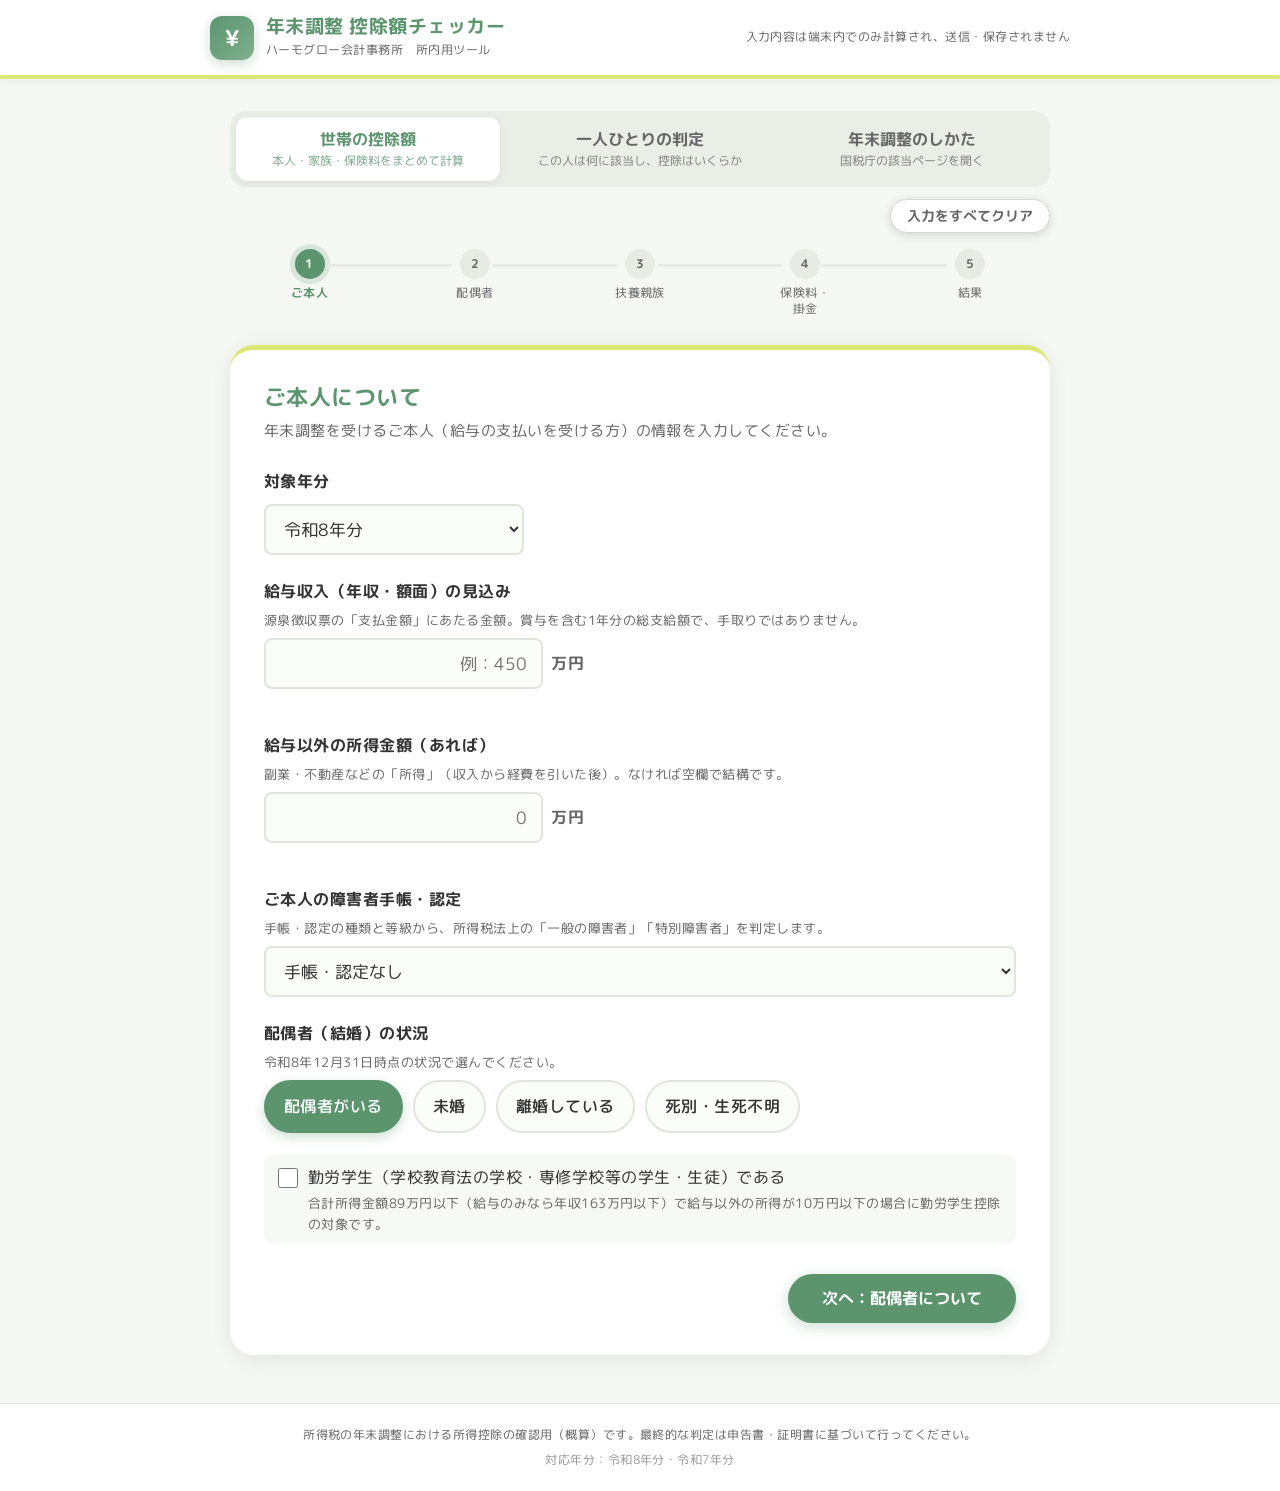
<file: nencho-checker/index.html>
<!DOCTYPE html>
<html lang="ja">

<head>
    <meta charset="UTF-8">
    <meta name="viewport" content="width=device-width, initial-scale=1.0">
    <title>年末調整 控除額チェッカー</title>
    <meta name="robots" content="noindex, nofollow">
    <!-- ホーム画面アプリ（PWA）設定 -->
    <link rel="manifest" href="manifest.webmanifest">
    <meta name="theme-color" content="#5c946e">
    <meta name="mobile-web-app-capable" content="yes">
    <meta name="apple-mobile-web-app-capable" content="yes">
    <meta name="apple-mobile-web-app-status-bar-style" content="default">
    <meta name="apple-mobile-web-app-title" content="年調チェッカー">
    <link rel="apple-touch-icon" href="icons/apple-touch-icon.png">
    <link rel="icon" type="image/png" sizes="32x32" href="icons/favicon-32.png">
    <!-- Webフォント（オフライン時はシステムフォントにフォールバック） -->
    <link rel="preconnect" href="https://fonts.googleapis.com">
    <link rel="preconnect" href="https://fonts.gstatic.com" crossorigin>
    <link href="https://fonts.googleapis.com/css2?family=M+PLUS+Rounded+1c:wght@400;500;700&display=swap" rel="stylesheet">
    <link rel="stylesheet" href="nencho.css?v=2.5">
</head>

<body>
    <header class="app-header">
        <div class="app-header-inner">
            <div class="app-brand">
                <span class="app-brand-mark">¥</span>
                <div>
                    <div class="app-title">年末調整 控除額チェッカー</div>
                    <div class="app-subtitle">ハーモグロー会計事務所　所内用ツール</div>
                </div>
            </div>
            <div class="app-header-note">入力内容は端末内でのみ計算され、送信・保存されません</div>
        </div>
    </header>

    <main class="app-main">
        <div id="nencho-app" class="nencho-app" aria-live="polite">
            <noscript>
                <p style="text-align:center;">このチェッカーの利用には JavaScript を有効にしてください。</p>
            </noscript>
        </div>
    </main>

    <footer class="app-footer">
        <p>所得税の年末調整における所得控除の確認用（概算）です。最終的な判定は申告書・証明書に基づいて行ってください。</p>
        <p class="app-version" id="app-version"></p>
    </footer>

    <script src="nencho-rules.js?v=1.8"></script>
    <script src="nencho-links.js?v=1.1"></script>
    <script src="nencho-app.js?v=2.9"></script>
    <script>
        // サービスワーカー登録（https または localhost でのみ動作。file:// では何もしない）
        if ('serviceWorker' in navigator && (location.protocol === 'https:' || location.hostname === 'localhost' || location.hostname === '127.0.0.1')) {
            window.addEventListener('load', function () {
                navigator.serviceWorker.register('sw.js').catch(function () { /* 登録失敗時も通常表示は継続 */ });
            });
        }
    </script>
</body>

</html>
</file>
<file: nencho-checker/nencho.css>
/* ==========================================================
   年末調整 控除額チェッカー（所内用・単独アプリ）スタイル
   ========================================================== */
:root {
    --color-primary: #5c946e;
    --color-primary-dark: #3d694b;
    --color-accent: #dce775;
    --color-bg: #f4f7f2;
    --color-text: #333333;
    --color-text-light: #666666;
    --font-main: 'M PLUS Rounded 1c', 'Hiragino Maru Gothic ProN', 'Hiragino Sans', 'Yu Gothic UI', 'Meiryo', sans-serif;
    --radius-sm: 8px;
    --radius-md: 16px;
    --radius-lg: 24px;
    --radius-pill: 50px;
    --shadow-card: 0 4px 20px rgba(0, 0, 0, 0.08);
}

* { margin: 0; padding: 0; box-sizing: border-box; }

html {
    -webkit-text-size-adjust: 100%;
    text-size-adjust: 100%;
}

body {
    font-family: var(--font-main);
    background-color: var(--color-bg);
    color: var(--color-text);
    line-height: 1.8;
    letter-spacing: 0.03em;
    min-height: 100vh;
    display: flex;
    flex-direction: column;
}

h1, h2, h3, h4 { font-weight: 700; line-height: 1.4; color: var(--color-primary); }
button, input, select { font-family: inherit; }

/* ---- アプリ枠 ---- */
.app-header {
    background: #fff;
    border-bottom: 4px solid var(--color-accent);
    box-shadow: 0 2px 10px rgba(0, 0, 0, 0.05);
    position: sticky;
    top: 0;
    z-index: 10;
}

.app-header-inner {
    max-width: 900px;
    margin: 0 auto;
    padding: 14px 20px;
    display: flex;
    align-items: center;
    justify-content: space-between;
    gap: 16px;
    flex-wrap: wrap;
}

.app-brand { display: flex; align-items: center; gap: 12px; }

.app-brand-mark {
    width: 44px; height: 44px; border-radius: 12px;
    background: linear-gradient(135deg, var(--color-primary), #7fb08f);
    color: #fff; font-weight: 700; font-size: 1.4rem;
    display: flex; align-items: center; justify-content: center;
    box-shadow: 0 4px 12px rgba(92, 148, 110, 0.3);
}

.app-title { font-size: 1.2rem; font-weight: 700; color: var(--color-primary); line-height: 1.3; }
.app-subtitle { font-size: 0.78rem; color: var(--color-text-light); }
.app-header-note { font-size: 0.78rem; color: var(--color-text-light); }

.app-main {
    flex: 1;
    width: 100%;
    max-width: 900px;
    margin: 0 auto;
    padding: 32px 20px 48px;
}

.app-footer {
    text-align: center;
    font-size: 0.78rem;
    color: var(--color-text-light);
    padding: 20px;
    border-top: 1px solid #e3e9e0;
    background: #fff;
}

.app-version { margin-top: 4px; font-size: 0.72rem; color: #999; }

.nencho-app {
    max-width: 820px;
    margin: 0 auto;
}

/* ---- ステップインジケーター ---- */
.nencho-steps {
    list-style: none;
    padding: 0;
    display: flex;
    justify-content: space-between;
    gap: 6px;
    margin-bottom: 28px;
    counter-reset: step;
}

.nencho-step {
    flex: 1;
    text-align: center;
    font-size: 0.78rem;
    color: var(--color-text-light);
    position: relative;
    padding-top: 36px;
    line-height: 1.3;
}

.nencho-step::before {
    counter-increment: step;
    content: counter(step);
    position: absolute;
    top: 0;
    left: 50%;
    transform: translateX(-50%);
    width: 30px;
    height: 30px;
    border-radius: 50%;
    background: #e6ebe4;
    color: var(--color-text-light);
    font-weight: 700;
    display: flex;
    align-items: center;
    justify-content: center;
    transition: all 0.3s ease;
}

.nencho-step::after {
    content: '';
    position: absolute;
    top: 15px;
    left: calc(50% + 17px);
    width: calc(100% - 34px);
    height: 3px;
    background: #e6ebe4;
    border-radius: 2px;
}

.nencho-step:last-child::after {
    display: none;
}

.nencho-step.is-done::before,
.nencho-step.is-active::before {
    background: var(--color-primary);
    color: #fff;
}

.nencho-step.is-done::after {
    background: var(--color-primary);
}

.nencho-step.is-active {
    color: var(--color-primary);
    font-weight: 700;
}

.nencho-step.is-active::before {
    box-shadow: 0 0 0 5px rgba(92, 148, 110, 0.18);
}

.nencho-step.is-done {
    cursor: pointer;
}

/* ---- パネル ---- */
.nencho-panel {
    background: #fff;
    border-radius: var(--radius-lg);
    box-shadow: var(--shadow-card);
    padding: 32px 34px;
    border-top: 5px solid var(--color-accent);
    animation: nenchoFade 0.35s ease;
}

@keyframes nenchoFade {
    from { opacity: 0; transform: translateY(8px); }
    to { opacity: 1; transform: none; }
}

.nencho-panel h3 {
    font-size: 1.35rem;
    margin-bottom: 6px;
}

.nencho-lead {
    color: var(--color-text-light);
    font-size: 0.92rem;
    margin-bottom: 22px;
}

.nencho-field {
    margin-bottom: 22px;
}

.nencho-label {
    display: block;
    font-weight: 700;
    margin-bottom: 8px;
    color: var(--color-text);
}

.nencho-label small,
.nencho-help {
    display: block;
    font-weight: 400;
    font-size: 0.8rem;
    color: var(--color-text-light);
    margin-top: 4px;
    line-height: 1.6;
}

.nencho-input,
.nencho-select {
    font-family: var(--font-main);
    font-size: 1.05rem;
    padding: 11px 14px;
    border: 2px solid #dfe6dc;
    border-radius: var(--radius-sm);
    background: #fbfdf9;
    color: var(--color-text);
    transition: border-color 0.2s ease, box-shadow 0.2s ease;
    width: 100%;
    max-width: 100%;
}

.nencho-input:focus,
.nencho-select:focus {
    outline: none;
    border-color: var(--color-primary);
    box-shadow: 0 0 0 4px rgba(92, 148, 110, 0.15);
    background: #fff;
}

.nencho-money {
    display: flex;
    align-items: center;
    gap: 8px;
    max-width: 320px;
}

.nencho-money .nencho-input {
    text-align: right;
}

.nencho-money .unit {
    font-weight: 700;
    color: var(--color-text-light);
    white-space: nowrap;
}

.nencho-money-hint {
    font-size: 0.82rem;
    color: var(--color-primary);
    margin-top: 4px;
    min-height: 1.2em;
}

.nencho-date {
    display: flex;
    gap: 8px;
    flex-wrap: wrap;
    align-items: center;
}

.nencho-date .nencho-select {
    width: auto;
}

.nencho-date .nencho-select.year { min-width: 200px; }
.nencho-date .nencho-select.month,
.nencho-date .nencho-select.day { min-width: 82px; }

.nencho-select.is-disabled,
.nencho-select:disabled {
    background: #ececec;
    color: #aaa;
    border-color: #e3e3e3;
    cursor: not-allowed;
}

.nencho-date-warn {
    margin-top: 8px;
    padding: 8px 12px;
    border-radius: var(--radius-sm);
    background: #fdecea;
    color: #c0392b;
    font-weight: 700;
    font-size: 0.85rem;
    line-height: 1.6;
}

.nencho-date-note {
    margin-top: 6px;
    font-size: 0.8rem;
    color: var(--color-text-light);
    line-height: 1.6;
}

.nencho-age-badge {
    display: inline-flex;
    flex-direction: column;
    align-items: flex-start;
    justify-content: center;
    padding: 6px 14px;
    border-radius: var(--radius-sm);
    background: var(--color-primary);
    color: #fff;
    font-weight: 700;
    font-size: 1.1rem;
    line-height: 1.2;
    white-space: nowrap;
}

.nencho-age-badge small {
    font-size: 0.65rem;
    font-weight: 400;
    opacity: 0.85;
}

.nencho-dis-judge {
    margin-top: 10px;
    padding: 10px 14px;
    border-radius: var(--radius-sm);
    background: #eef5ea;
    font-size: 0.9rem;
    line-height: 1.6;
    border-left: 4px solid var(--color-primary);
}

.nencho-dis-judge.is-special {
    background: #fff4e0;
    border-left-color: #e0a030;
}

/* ---- 選択カード（ラジオ） ---- */
.nencho-choices {
    display: flex;
    flex-wrap: wrap;
    gap: 10px;
}

.nencho-choice {
    position: relative;
}

.nencho-choice input {
    position: absolute;
    opacity: 0;
    width: 0;
    height: 0;
}

.nencho-choice span {
    display: inline-block;
    padding: 10px 18px;
    border-radius: var(--radius-pill);
    border: 2px solid #dfe6dc;
    background: #fbfdf9;
    cursor: pointer;
    font-weight: 500;
    transition: all 0.2s ease;
    user-select: none;
}

.nencho-choice input:focus-visible + span {
    box-shadow: 0 0 0 4px rgba(92, 148, 110, 0.25);
}

.nencho-choice span:hover {
    border-color: var(--color-primary);
}

.nencho-choice input:checked + span {
    background: var(--color-primary);
    border-color: var(--color-primary);
    color: #fff;
    box-shadow: 0 4px 12px rgba(92, 148, 110, 0.3);
}

/* ---- チェックボックス ---- */
.nencho-check {
    display: flex;
    align-items: flex-start;
    gap: 10px;
    cursor: pointer;
    padding: 10px 14px;
    border-radius: var(--radius-sm);
    background: #f6f9f4;
    line-height: 1.5;
}

.nencho-check input {
    width: 20px;
    height: 20px;
    margin-top: 3px;
    accent-color: var(--color-primary);
    flex-shrink: 0;
}

/* ---- 判定バッジ ---- */
.nencho-badge {
    display: inline-block;
    padding: 3px 12px;
    border-radius: var(--radius-pill);
    font-size: 0.8rem;
    font-weight: 700;
    background: #eef5ea;
    color: var(--color-primary);
    margin-left: 6px;
    vertical-align: middle;
}

.nencho-badge.is-muted {
    background: #f0f0f0;
    color: #888;
}

.nencho-badge.is-warn {
    background: #fff4e0;
    color: #b36b00;
}

/* ---- 扶養親族カード ---- */
.nencho-person {
    border: 2px solid #e6ebe4;
    border-radius: var(--radius-md);
    padding: 20px 22px;
    margin-bottom: 18px;
    background: #fcfdfb;
    position: relative;
}

.nencho-person-head {
    display: flex;
    justify-content: space-between;
    align-items: center;
    margin-bottom: 14px;
    gap: 10px;
    flex-wrap: wrap;
}

.nencho-person-head h4 {
    font-size: 1.05rem;
    color: var(--color-primary);
}

.nencho-remove {
    background: none;
    border: 1px solid #ddd;
    color: #999;
    border-radius: var(--radius-pill);
    padding: 5px 12px;
    font-size: 0.8rem;
    cursor: pointer;
    font-family: var(--font-main);
}

.nencho-remove:hover {
    color: #c0392b;
    border-color: #c0392b;
}

.nencho-grid {
    display: grid;
    grid-template-columns: minmax(0, 1fr) minmax(0, 1fr);
    gap: 14px 24px;
}

/* グリッドの中身が列幅を押し広げてカードからはみ出すのを防ぐ */
.nencho-grid > * {
    min-width: 0;
}

.nencho-grid .nencho-field {
    margin-bottom: 8px;
}

.nencho-grid .span-2 {
    grid-column: 1 / -1;
}

.nencho-add {
    width: 100%;
    padding: 14px;
    border: 2px dashed var(--color-primary);
    background: #f6f9f4;
    color: var(--color-primary);
    border-radius: var(--radius-md);
    font-weight: 700;
    font-size: 1rem;
    cursor: pointer;
    font-family: var(--font-main);
    transition: all 0.2s ease;
}

.nencho-add:hover {
    background: #eef5ea;
}

.nencho-empty {
    text-align: center;
    color: var(--color-text-light);
    padding: 20px 10px;
    font-size: 0.95rem;
}

.nencho-judge {
    margin-top: 10px;
    padding: 10px 14px;
    border-radius: var(--radius-sm);
    background: #eef5ea;
    font-size: 0.88rem;
    line-height: 1.6;
}

.nencho-judge.is-muted {
    background: #f3f3f3;
    color: #777;
}

/* ---- ナビボタン ---- */
.nencho-nav {
    display: flex;
    justify-content: space-between;
    gap: 12px;
    margin-top: 30px;
    flex-wrap: wrap;
}

.nencho-btn {
    font-family: var(--font-main);
    font-size: 1rem;
    font-weight: 700;
    padding: 13px 34px;
    border-radius: var(--radius-pill);
    border: none;
    cursor: pointer;
    transition: all 0.25s ease;
}

.nencho-btn.primary {
    background: var(--color-primary);
    color: #fff;
    box-shadow: 0 4px 15px rgba(92, 148, 110, 0.3);
}

.nencho-btn.primary:hover {
    background: #3d694b;
    transform: translateY(-2px);
}

.nencho-btn.ghost {
    background: transparent;
    color: var(--color-primary);
    border: 2px solid var(--color-primary);
}

.nencho-btn.ghost:hover {
    background: #eef5ea;
}

.nencho-btn.text {
    background: transparent;
    color: var(--color-text-light);
    padding-left: 10px;
    padding-right: 10px;
}

.nencho-btn.danger {
    background: #c0392b;
    color: #fff;
    padding: 10px 20px;
    font-size: 0.92rem;
}

.nencho-btn.danger:hover {
    background: #a93226;
}

.nencho-confirm {
    display: inline-flex;
    align-items: center;
    gap: 8px;
    flex-wrap: wrap;
    padding: 8px 12px;
    border-radius: var(--radius-md);
    background: #fdf1ef;
    color: #7a2e25;
    font-size: 0.92rem;
    font-weight: 700;
}

/* ---- 結果 ---- */
.nencho-total {
    text-align: center;
    padding: 28px 20px;
    border-radius: var(--radius-md);
    background: linear-gradient(135deg, #eef5ea 0%, #f7fbe9 100%);
    margin-bottom: 26px;
}

.nencho-total .caption {
    font-size: 0.9rem;
    color: var(--color-text-light);
    font-weight: 700;
}

.nencho-total .amount {
    font-size: 2.6rem;
    font-weight: 700;
    color: var(--color-primary);
    line-height: 1.2;
    margin: 6px 0;
}

.nencho-total .amount small {
    font-size: 1.2rem;
    margin-left: 4px;
}

.nencho-total .sub {
    font-size: 0.85rem;
    color: var(--color-text-light);
}

.nencho-result-title {
    font-size: 1.05rem;
    color: var(--color-primary);
    margin: 26px 0 12px;
    padding-left: 12px;
    border-left: 4px solid var(--color-accent);
}

.nencho-table {
    width: 100%;
    border-collapse: collapse;
    font-size: 0.95rem;
}

.nencho-table th,
.nencho-table td {
    padding: 10px 8px;
    border-bottom: 1px solid #eee;
    text-align: left;
    vertical-align: top;
}

.nencho-table td.num,
.nencho-table th.num {
    text-align: right;
    white-space: nowrap;
    font-variant-numeric: tabular-nums;
}

.nencho-table tr.total td {
    font-weight: 700;
    color: var(--color-primary);
    border-top: 2px solid var(--color-primary);
    border-bottom: none;
}

.nencho-items {
    display: flex;
    flex-direction: column;
    gap: 10px;
}

.nencho-item {
    display: grid;
    grid-template-columns: 1fr auto;
    gap: 4px 16px;
    padding: 14px 18px;
    border-radius: var(--radius-md);
    background: #fff;
    border: 1px solid #e3e9e0;
    border-left: 5px solid var(--color-primary);
}

.nencho-item.is-off {
    border-left-color: #d8d8d8;
    background: #fafafa;
    color: #888;
}

.nencho-item .name {
    font-weight: 700;
}

.nencho-item .amt {
    font-weight: 700;
    font-size: 1.15rem;
    color: var(--color-primary);
    white-space: nowrap;
    font-variant-numeric: tabular-nums;
    text-align: right;
}

.nencho-item.is-off .amt {
    color: #aaa;
    font-size: 1rem;
}

.nencho-item .note {
    grid-column: 1 / -1;
    font-size: 0.82rem;
    color: var(--color-text-light);
    line-height: 1.6;
}

.nencho-ref {
    background: #f6f9f4;
    border-radius: var(--radius-md);
    padding: 18px 22px;
    margin-top: 10px;
}

.nencho-ref .nencho-table td,
.nencho-ref .nencho-table th {
    border-color: #e3e9e0;
}

.nencho-note {
    margin-top: 26px;
    padding: 16px 20px;
    background: #fff8e8;
    border-radius: var(--radius-md);
    font-size: 0.82rem;
    color: #6b5a2e;
    line-height: 1.7;
}

.nencho-note ul {
    list-style: disc;
    padding-left: 1.3em;
    margin-top: 6px;
}

.nencho-privacy {
    text-align: center;
    font-size: 0.8rem;
    color: var(--color-text-light);
    margin-top: 16px;
}

/* ---- タブ ---- */
.nencho-tabs {
    display: flex;
    gap: 8px;
    margin-bottom: 24px;
    background: #e9efe6;
    padding: 6px;
    border-radius: var(--radius-md);
}

.nencho-tab {
    flex: 1;
    border: none;
    background: transparent;
    border-radius: 12px;
    padding: 12px 14px;
    font-weight: 700;
    font-size: 1rem;
    color: var(--color-text-light);
    cursor: pointer;
    transition: all 0.2s ease;
    line-height: 1.3;
}

.nencho-tab small {
    display: block;
    font-weight: 400;
    font-size: 0.75rem;
    margin-top: 3px;
    opacity: 0.8;
}

.nencho-tab:hover { color: var(--color-primary); }

.nencho-tab.is-active {
    background: #fff;
    color: var(--color-primary);
    box-shadow: 0 2px 10px rgba(0, 0, 0, 0.06);
}

.nencho-clearbar {
    display: flex;
    justify-content: flex-end;
    margin: -12px 0 16px;
    min-height: 34px;
    /* スクロールしてもヘッダーのすぐ下に固定 */
    position: sticky;
    top: calc(var(--app-header-h, 76px) + 8px);
    z-index: 5;
    pointer-events: none; /* 帯の空白部分は下の要素を操作できるようにする */
}

.nencho-clearbar > * {
    pointer-events: auto;
}

.nencho-clearbar .nencho-confirm {
    box-shadow: 0 4px 14px rgba(0, 0, 0, 0.15);
}

.nencho-clear-btn {
    border: 1px solid #d5dbd2;
    background: #fff;
    color: var(--color-text-light);
    border-radius: var(--radius-pill);
    padding: 6px 16px;
    font-size: 0.85rem;
    font-weight: 700;
    cursor: pointer;
    transition: all 0.2s ease;
    box-shadow: 0 2px 10px rgba(0, 0, 0, 0.14);
}

.nencho-clear-btn:hover {
    color: #c0392b;
    border-color: #c0392b;
}

/* ---- ICS 配扶養区分 ---- */
.nencho-ics {
    margin-top: 8px;
    padding: 12px 14px;
    border-radius: var(--radius-sm);
    background: #eef3fb;
    border-left: 4px solid #4a78b8;
    font-size: 0.9rem;
    line-height: 1.6;
    min-width: 0;
}

.nencho-ics.is-compact {
    padding: 8px 12px;
}

.nencho-ics .ics-head {
    display: flex;
    flex-wrap: wrap;
    align-items: baseline;
    gap: 4px 10px;
}

.ics-label {
    font-size: 0.75rem;
    font-weight: 700;
    color: #fff;
    background: #4a78b8;
    border-radius: var(--radius-pill);
    padding: 2px 10px;
    white-space: nowrap;
}

.ics-kubun {
    font-size: 1.15rem;
    color: #2d5590;
}

.nencho-ics.is-compact .ics-kubun { font-size: 1rem; }

.ics-mark {
    display: inline-block;
    font-weight: 700;
    font-size: 0.85rem;
    color: #2d5590;
    border: 1.5px solid #4a78b8;
    border-radius: 6px;
    padding: 0 8px;
    background: #fff;
}

.ics-shogai {
    display: flex;
    flex-wrap: wrap;
    align-items: baseline;
    gap: 4px 10px;
    margin-top: 6px;
}

.ics-shogai .ics-reason { flex: 1 1 100%; margin-top: 0; }
.ics-label.is-shogai { background: #b0762a; }
.ics-shogai .ics-kubun { color: #8a5a00; }
.ics-kubun.is-off { color: #999 !important; font-size: 0.95rem; }
.nencho-ics-row .why .ics-shogai { margin: 4px 0 2px; }
.nencho-ics-row .val .ics-shogai { margin-top: 0; }

.ics-extra {
    display: inline-block;
    font-weight: 700;
    font-size: 0.78rem;
    color: #fff;
    background: var(--color-primary);
    border-radius: 10px;
    padding: 1px 10px;
    line-height: 1.5;
}

.ics-extra.is-none {
    background: #9a9a9a;
}

.ics-unconfirmed {
    font-size: 0.75rem;
    font-weight: 700;
    color: #b36b00;
}

.nencho-ics .ics-reason { color: var(--color-text-light); font-size: 0.83rem; margin-top: 4px; }
.nencho-ics .ics-hints { list-style: disc; padding-left: 1.3em; margin-top: 4px; font-size: 0.82rem; color: var(--color-text-light); }
.nencho-ics .ics-note { margin-top: 6px; font-size: 0.78rem; color: #8a5a00; }

.nencho-ics-list {
    display: flex;
    flex-direction: column;
    gap: 8px;
}

.nencho-ics-row {
    display: grid;
    grid-template-columns: minmax(0, 9em) minmax(0, 1fr);
    gap: 2px 14px;
    align-items: baseline;
    padding: 10px 14px;
    border-radius: var(--radius-sm);
    background: #eef3fb;
    border-left: 4px solid #4a78b8;
}

.nencho-ics-row .who { font-weight: 700; overflow-wrap: anywhere; }
.nencho-ics-row .who small { font-weight: 400; color: var(--color-text-light); margin-left: 6px; }
.nencho-ics-row .why { grid-column: 1 / -1; font-size: 0.8rem; color: var(--color-text-light); line-height: 1.6; }

/* ---- 年末調整のしかた（リンク集） ---- */
.nencho-guide-toc {
    display: flex;
    flex-wrap: wrap;
    gap: 8px;
    margin-bottom: 6px;
}

.nencho-guide-chip {
    border: 1px solid #cfdccb;
    background: #f6f9f4;
    color: var(--color-primary);
    border-radius: var(--radius-pill);
    padding: 7px 14px;
    font-size: 0.85rem;
    font-weight: 700;
    cursor: pointer;
    transition: all 0.2s ease;
}

.nencho-guide-chip:hover {
    background: var(--color-primary);
    color: #fff;
    border-color: var(--color-primary);
}

.nencho-guide-list {
    display: grid;
    grid-template-columns: repeat(2, minmax(0, 1fr));
    gap: 10px;
}

.nencho-guide-link {
    display: grid;
    grid-template-columns: 1fr auto;
    gap: 2px 12px;
    align-items: start;
    padding: 13px 16px;
    border: 1px solid #e3e9e0;
    border-left: 5px solid var(--color-primary);
    border-radius: var(--radius-md);
    background: #fff;
    color: var(--color-text);
    text-decoration: none;
    transition: all 0.2s ease;
}

.nencho-guide-link[hidden],
.nencho-guide-group[hidden] {
    display: none;
}

.nencho-guide-link:hover,
.nencho-guide-link:focus-visible {
    background: #f1f8ee;
    border-color: var(--color-primary);
    box-shadow: 0 4px 14px rgba(92, 148, 110, 0.18);
    outline: none;
}

.nencho-guide-link .g-title {
    font-weight: 700;
    line-height: 1.5;
}

.nencho-guide-link .g-desc {
    grid-column: 1 / -1;
    font-size: 0.8rem;
    color: var(--color-text-light);
    line-height: 1.6;
}

.nencho-guide-link .g-go {
    grid-row: 1;
    grid-column: 2;
    font-size: 0.72rem;
    font-weight: 700;
    color: var(--color-primary);
    white-space: nowrap;
    padding-top: 3px;
}

.nencho-top-btn {
    position: fixed;
    right: 16px;
    bottom: calc(20px + env(safe-area-inset-bottom, 0px));
    z-index: 8;
    border: none;
    border-radius: var(--radius-pill);
    background: var(--color-primary);
    color: #fff;
    width: 52px;
    height: 52px;
    padding: 0;
    display: flex;
    align-items: center;
    justify-content: center;
    border-radius: 50%;
    cursor: pointer;
    box-shadow: 0 6px 18px rgba(0, 0, 0, 0.22);
    opacity: 0;
    visibility: hidden;
    transform: translateY(10px);
    transition: opacity 0.2s ease, transform 0.2s ease, visibility 0.2s, background 0.2s ease;
}

.nencho-top-btn.is-visible {
    opacity: 1;
    visibility: visible;
    transform: none;
}

.nencho-top-btn:hover {
    background: var(--color-primary-dark);
}

/* ---- 一人ひとりの判定 ---- */
.nencho-person-layout {
    display: grid;
    grid-template-columns: minmax(0, 1fr) minmax(0, 1fr);
    gap: 20px;
    align-items: start;
}

/* 中の長いプルダウン等にパネル幅を押し広げられないようにする */
.nencho-person-layout > *,
.nencho-panel {
    min-width: 0;
}

.nencho-person-layout .nencho-panel {
    padding: 26px 26px;
}

#person-result {
    position: sticky;
    top: calc(var(--app-header-h, 76px) + 56px);
    max-height: calc(100vh - var(--app-header-h, 76px) - 72px);
    overflow-y: auto;
}

.nencho-total.compact { padding: 18px 16px; margin-bottom: 10px; }
.nencho-total.compact .amount { font-size: 2rem; }

.nencho-cats {
    list-style: none;
    display: flex;
    flex-direction: column;
    gap: 6px;
}

.nencho-cat {
    display: flex;
    gap: 10px;
    align-items: flex-start;
    padding: 8px 12px;
    border-radius: var(--radius-sm);
    background: #f5f5f5;
    color: #888;
    font-size: 0.9rem;
    line-height: 1.5;
}

.nencho-cat.is-ok {
    background: #eef5ea;
    color: var(--color-text);
}

.nencho-cat .mark {
    flex-shrink: 0;
    width: 22px;
    height: 22px;
    border-radius: 50%;
    display: inline-flex;
    align-items: center;
    justify-content: center;
    font-size: 0.85rem;
    font-weight: 700;
    background: #ddd;
    color: #fff;
    margin-top: 2px;
}

.nencho-cat.is-ok .mark { background: var(--color-primary); }
.nencho-cat .cat-label { font-weight: 700; }
.nencho-cat .cat-reason { font-size: 0.8rem; color: var(--color-text-light); }
.nencho-cat .cat-form { font-size: 0.78rem; color: var(--color-primary); font-weight: 700; }

.nencho-notes {
    list-style: disc;
    padding-left: 1.3em;
    font-size: 0.85rem;
    color: var(--color-text-light);
    line-height: 1.7;
}

/* ---- レスポンシブ ---- */
@media (max-width: 768px) {
    .nencho-person-layout { grid-template-columns: minmax(0, 1fr); }
    #person-result { position: static; max-height: none; }
    .nencho-tabs { gap: 3px; padding: 4px; overflow: hidden; }
    .nencho-tab {
        /* 画面幅に比例（3タブ合計22文字が必ず収まる大きさ）。端末の文字サイズ設定の影響も受けにくい */
        font-size: clamp(9px, 3.15vw, 14px);
        padding: 10px 2px;
        white-space: nowrap;
        flex: 1 1 auto;
        min-width: 0;
        letter-spacing: 0;
    }
    .nencho-tab small { display: none; }
    .nencho-guide-list { grid-template-columns: 1fr; }
    .nencho-ics-row { grid-template-columns: minmax(0, 1fr); }

    .nencho-panel {
        padding: 22px 18px;
        border-radius: var(--radius-md);
    }

    .nencho-steps {
        gap: 2px;
    }

    .nencho-step {
        font-size: 0.66rem;
        padding-top: 32px;
    }

    .nencho-step::before {
        width: 26px;
        height: 26px;
        font-size: 0.8rem;
    }

    .nencho-step::after {
        top: 13px;
        left: calc(50% + 15px);
        width: calc(100% - 30px);
    }

    .nencho-grid {
        grid-template-columns: minmax(0, 1fr);
    }

    .nencho-person {
        padding: 16px 14px;
    }

    .nencho-date .nencho-select.year { min-width: 0; flex: 1 1 100%; }
    .nencho-date .nencho-select.month,
    .nencho-date .nencho-select.day { flex: 1; min-width: 0; }
    .nencho-age-badge { flex: 1 1 100%; min-width: 0; flex-direction: row; flex-wrap: wrap; align-items: baseline; gap: 2px 10px; white-space: normal; }

    .nencho-nav {
        flex-direction: column-reverse;
    }

    .nencho-btn {
        width: 100%;
    }

    .nencho-total .amount {
        font-size: 2.1rem;
    }

    .nencho-item {
        grid-template-columns: 1fr;
    }

    .nencho-item .amt {
        text-align: left;
    }
}

/* ---- 印刷 ---- */
@media print {
    .app-header, .app-footer, .nencho-nav, .nencho-steps, .nencho-tabs, .nencho-clearbar, .nencho-top-btn {
        display: none !important;
    }


    .nencho-panel {
        box-shadow: none;
        border: 1px solid #ccc;
    }

    body {
        background: #fff;
    }
}

@media (max-width: 480px) {
    .app-header-note { display: none; }
    .app-header-inner { padding: 12px 16px; }
    .app-brand { min-width: 0; gap: 10px; }
    .app-brand > div { min-width: 0; }
    /* 狭い画面でもタイトルが途中で折れないよう、画面幅に比例した文字サイズにする */
    .app-title { font-size: clamp(14px, 4.9vw, 19px); white-space: nowrap; }
    .app-subtitle { font-size: clamp(10px, 3.2vw, 12.5px); white-space: nowrap; }
    .app-brand-mark { width: 40px; height: 40px; font-size: 1.25rem; flex-shrink: 0; }
    .app-main { padding: 24px 16px 40px; }
    .nencho-clear-btn { font-size: 0.78rem; padding: 5px 13px; }
}
</file>
